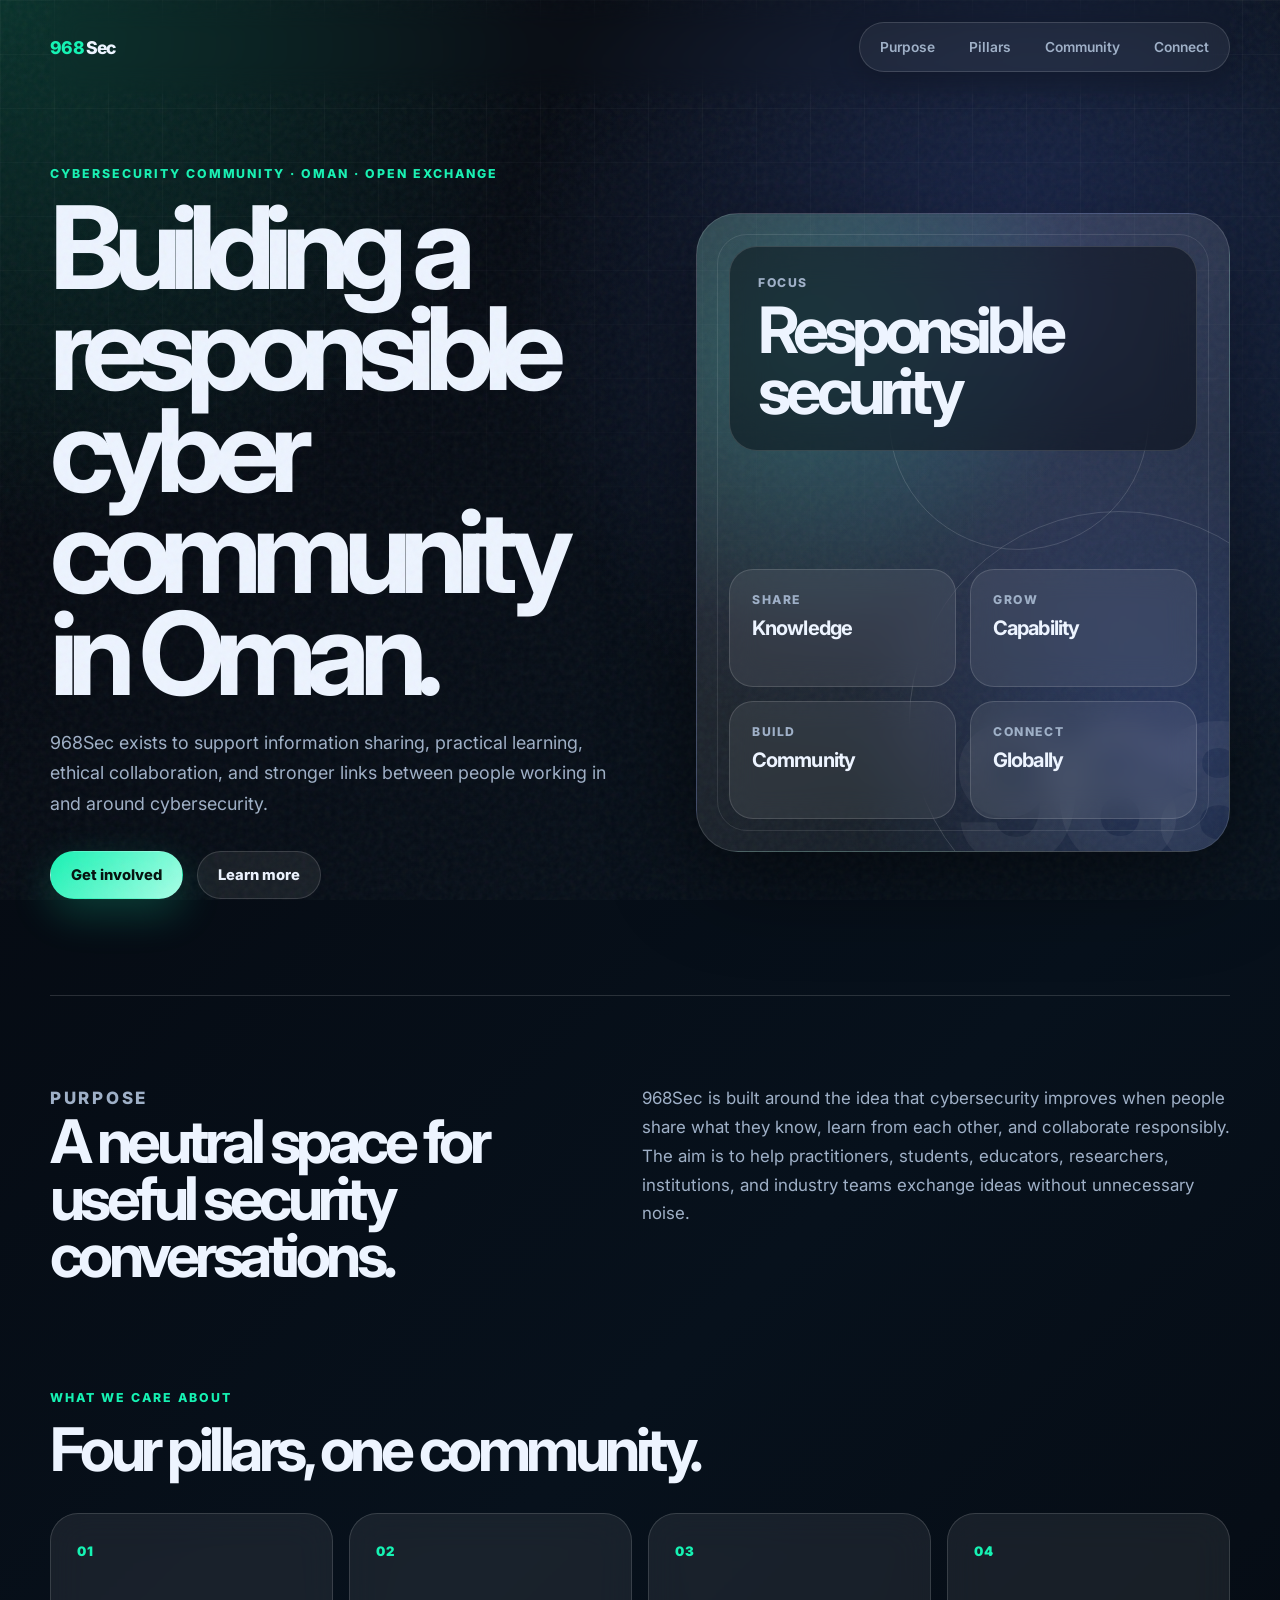
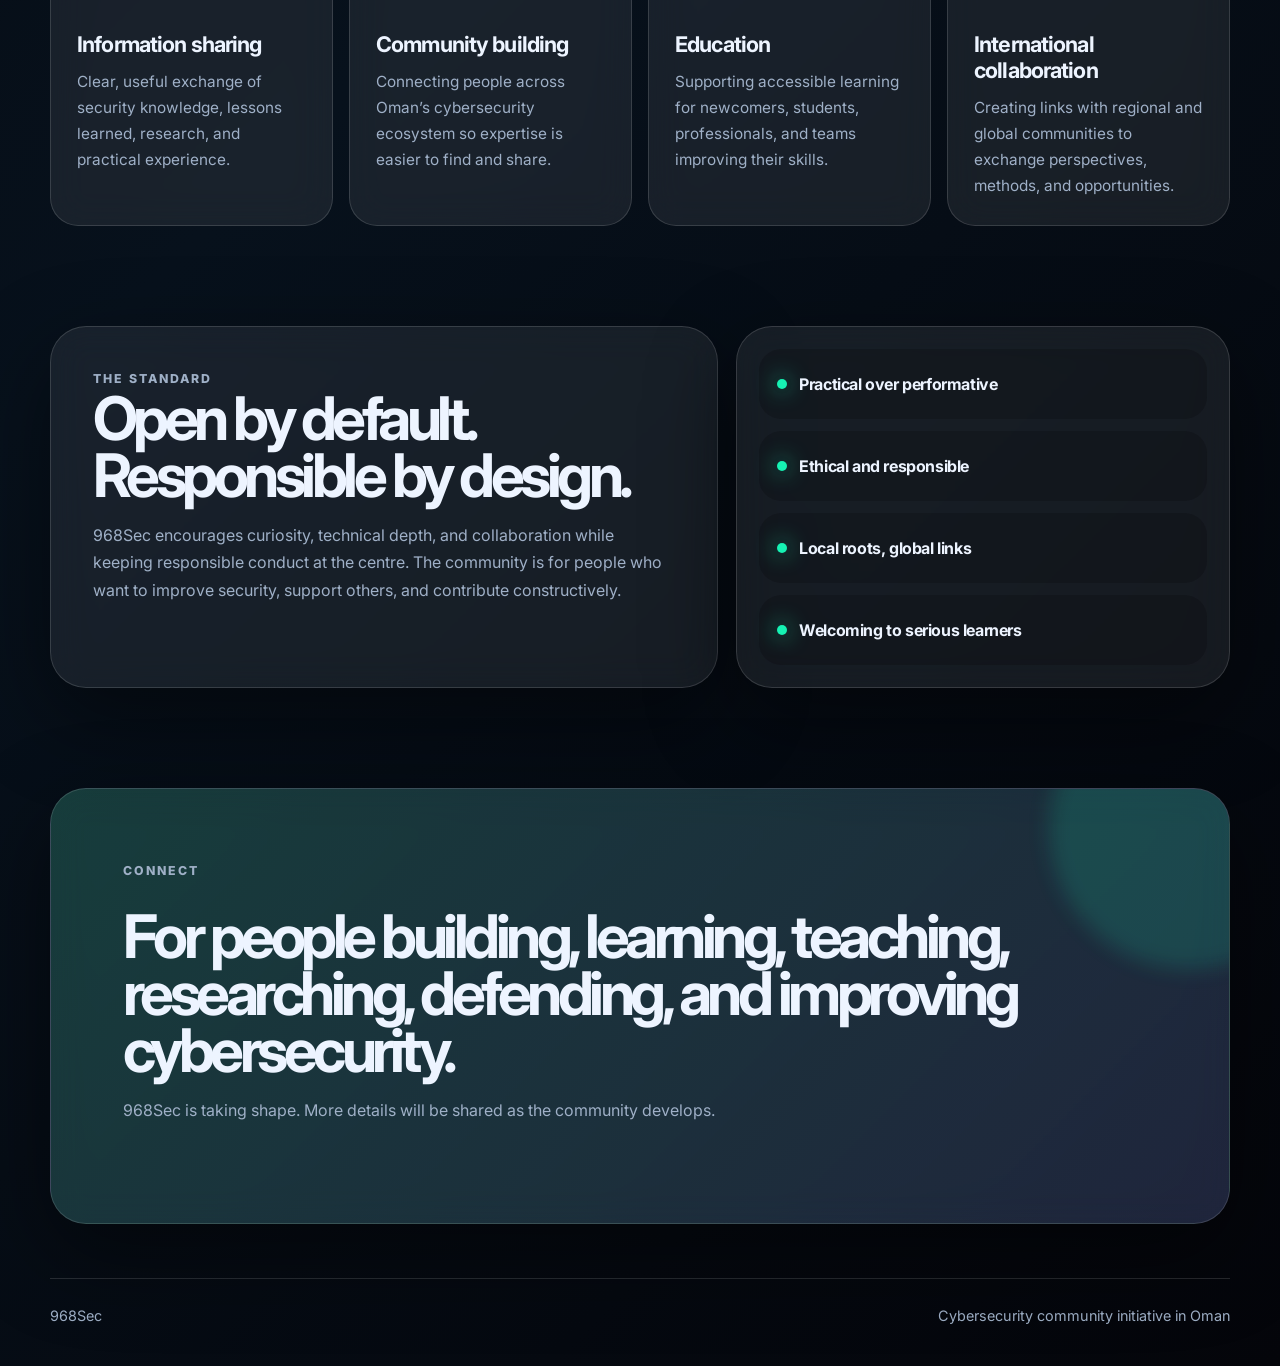
<file: index.html>
<!DOCTYPE html>
<html lang="en">
<head>
  <meta charset="UTF-8" />
  <meta name="viewport" content="width=device-width, initial-scale=1.0" />
  <meta name="description" content="968Sec is a cybersecurity community initiative in Oman focused on information sharing, education, collaboration, and responsible security practice." />
  <title>968Sec | Cybersecurity Community in Oman</title>
  <link rel="preconnect" href="https://fonts.googleapis.com">
  <link rel="preconnect" href="https://fonts.gstatic.com" crossorigin>
  <link href="https://fonts.googleapis.com/css2?family=Inter:wght@400;500;600;700;800&display=swap" rel="stylesheet">
  <link rel="stylesheet" href="styles.css" />
</head>
<body>
  <div class="noise"></div>

  <header class="site-header">
    <a class="brand" href="#top" aria-label="968Sec home">
      <span class="brand-mark">968</span><span>Sec</span>
    </a>
    <nav class="nav" aria-label="Main navigation">
      <a href="#purpose">Purpose</a>
      <a href="#pillars">Pillars</a>
      <a href="#community">Community</a>
      <a href="#connect">Connect</a>
    </nav>
  </header>

  <main id="top">
    <section class="hero section-shell">
      <div class="hero-copy">
        <p class="eyebrow">Cybersecurity community · Oman · Open exchange</p>
        <h1>Building a responsible cyber community in Oman.</h1>
        <p class="hero-text">
          968Sec exists to support information sharing, practical learning, ethical collaboration,
          and stronger links between people working in and around cybersecurity.
        </p>
        <div class="hero-actions">
          <a class="button primary" href="#connect">Get involved</a>
          <a class="button secondary" href="#purpose">Learn more</a>
        </div>
      </div>

      <div class="hero-panel" aria-label="968Sec community values">
        <div class="orbit one"></div>
        <div class="orbit two"></div>
        <div class="panel-card top-card">
          <span class="card-label">Focus</span>
          <strong>Responsible security</strong>
        </div>
        <div class="panel-grid">
          <div>
            <span>Share</span>
            <strong>Knowledge</strong>
          </div>
          <div>
            <span>Grow</span>
            <strong>Capability</strong>
          </div>
          <div>
            <span>Build</span>
            <strong>Community</strong>
          </div>
          <div>
            <span>Connect</span>
            <strong>Globally</strong>
          </div>
        </div>
      </div>
    </section>

    <section id="purpose" class="section-shell split-section">
      <div>
        <p class="eyebrow">Purpose</p>
        <h2>A neutral space for useful security conversations.</h2>
      </div>
      <p>
        968Sec is built around the idea that cybersecurity improves when people share what they know,
        learn from each other, and collaborate responsibly. The aim is to help practitioners, students,
        educators, researchers, institutions, and industry teams exchange ideas without unnecessary noise.
      </p>
    </section>

    <section id="pillars" class="section-shell">
      <div class="section-heading">
        <p class="eyebrow">What we care about</p>
        <h2>Four pillars, one community.</h2>
      </div>

      <div class="pillar-grid">
        <article class="pillar-card">
          <span class="number">01</span>
          <h3>Information sharing</h3>
          <p>Clear, useful exchange of security knowledge, lessons learned, research, and practical experience.</p>
        </article>
        <article class="pillar-card">
          <span class="number">02</span>
          <h3>Community building</h3>
          <p>Connecting people across Oman’s cybersecurity ecosystem so expertise is easier to find and share.</p>
        </article>
        <article class="pillar-card">
          <span class="number">03</span>
          <h3>Education</h3>
          <p>Supporting accessible learning for newcomers, students, professionals, and teams improving their skills.</p>
        </article>
        <article class="pillar-card">
          <span class="number">04</span>
          <h3>International collaboration</h3>
          <p>Creating links with regional and global communities to exchange perspectives, methods, and opportunities.</p>
        </article>
      </div>
    </section>

    <section id="community" class="section-shell community-section">
      <div class="community-card">
        <p class="eyebrow">The standard</p>
        <h2>Open by default. Responsible by design.</h2>
        <p>
          968Sec encourages curiosity, technical depth, and collaboration while keeping responsible conduct at the centre.
          The community is for people who want to improve security, support others, and contribute constructively.
        </p>
      </div>
      <div class="principles">
        <div><span></span> Practical over performative</div>
        <div><span></span> Ethical and responsible</div>
        <div><span></span> Local roots, global links</div>
        <div><span></span> Welcoming to serious learners</div>
      </div>
    </section>

    <section id="connect" class="section-shell cta-section">
      <p class="eyebrow">Connect</p>
      <h2>For people building, learning, teaching, researching, defending, and improving cybersecurity.</h2>
      <p>
        968Sec is taking shape. More details will be shared as the community develops.
      </p>

    </section>
  </main>

  <footer class="site-footer">
    <span>968Sec</span>
    <span>Cybersecurity community initiative in Oman</span>
  </footer>
</body>
</html>
</file>
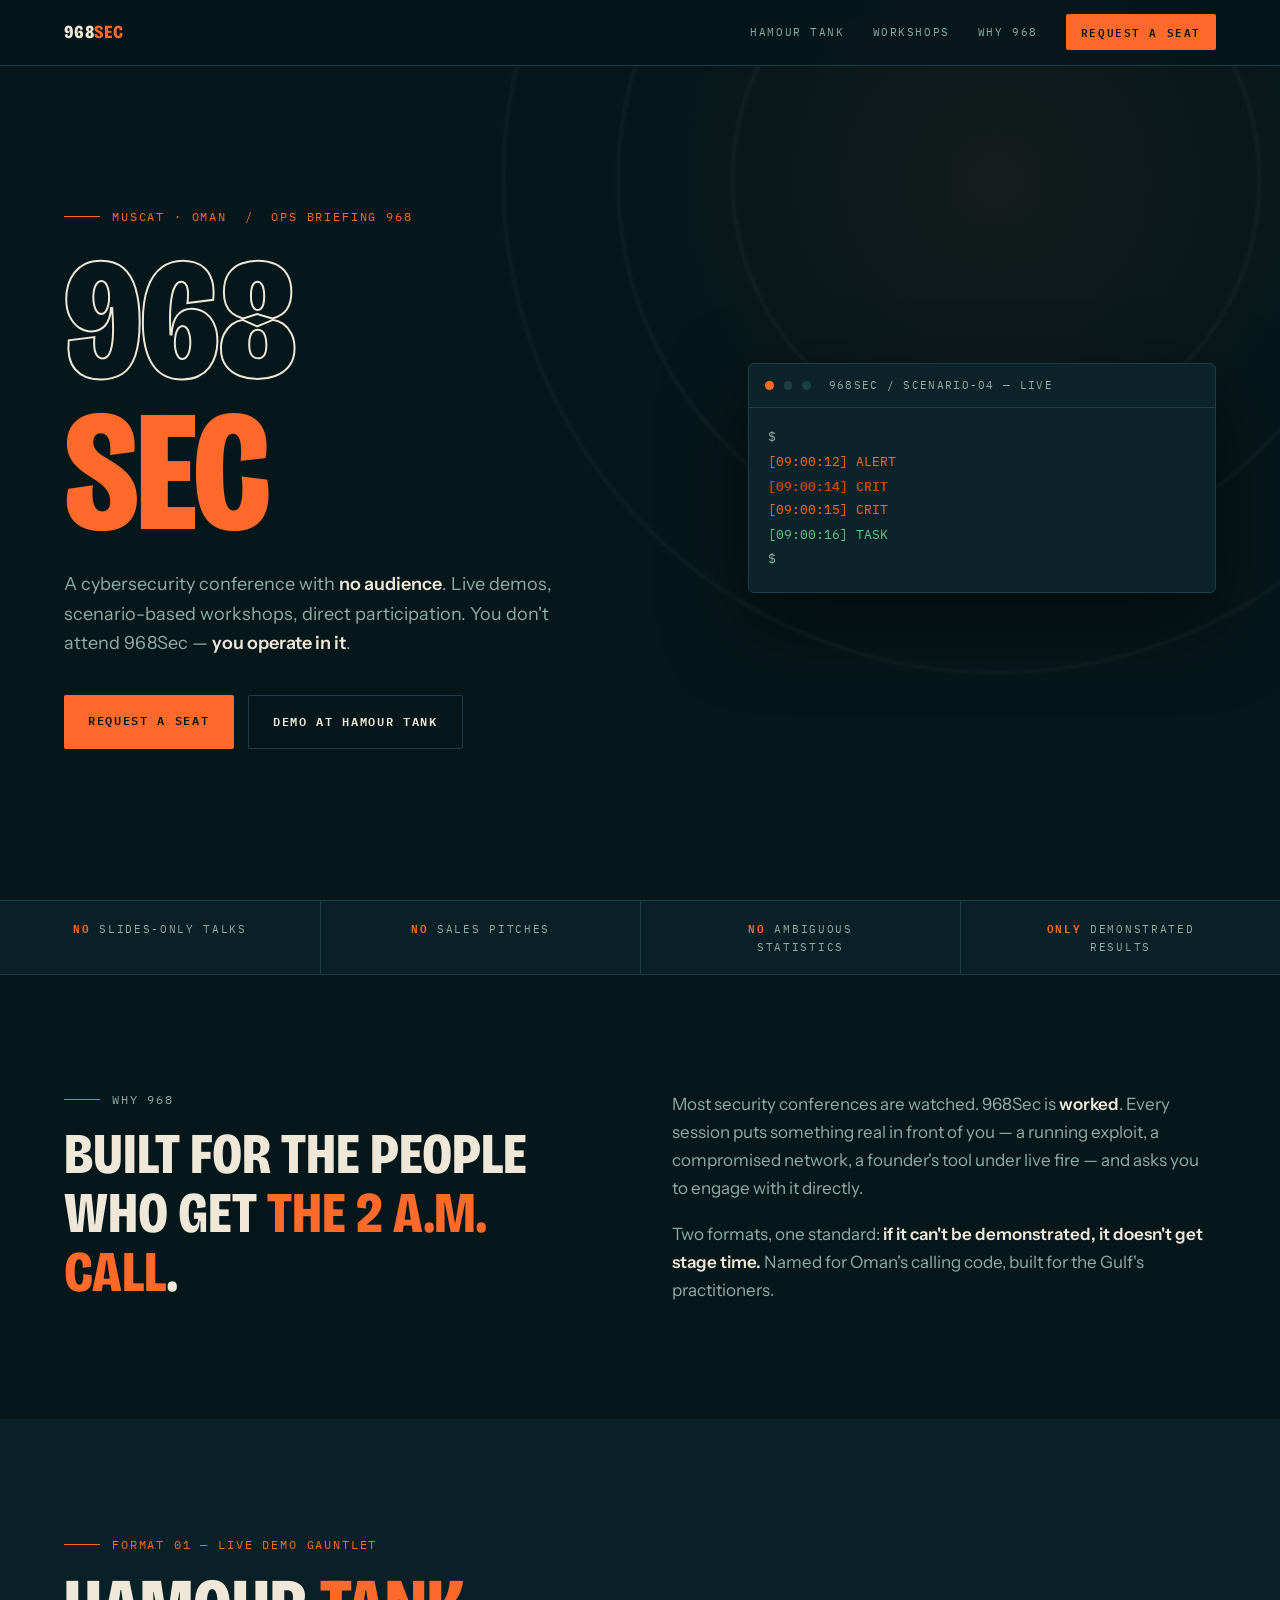
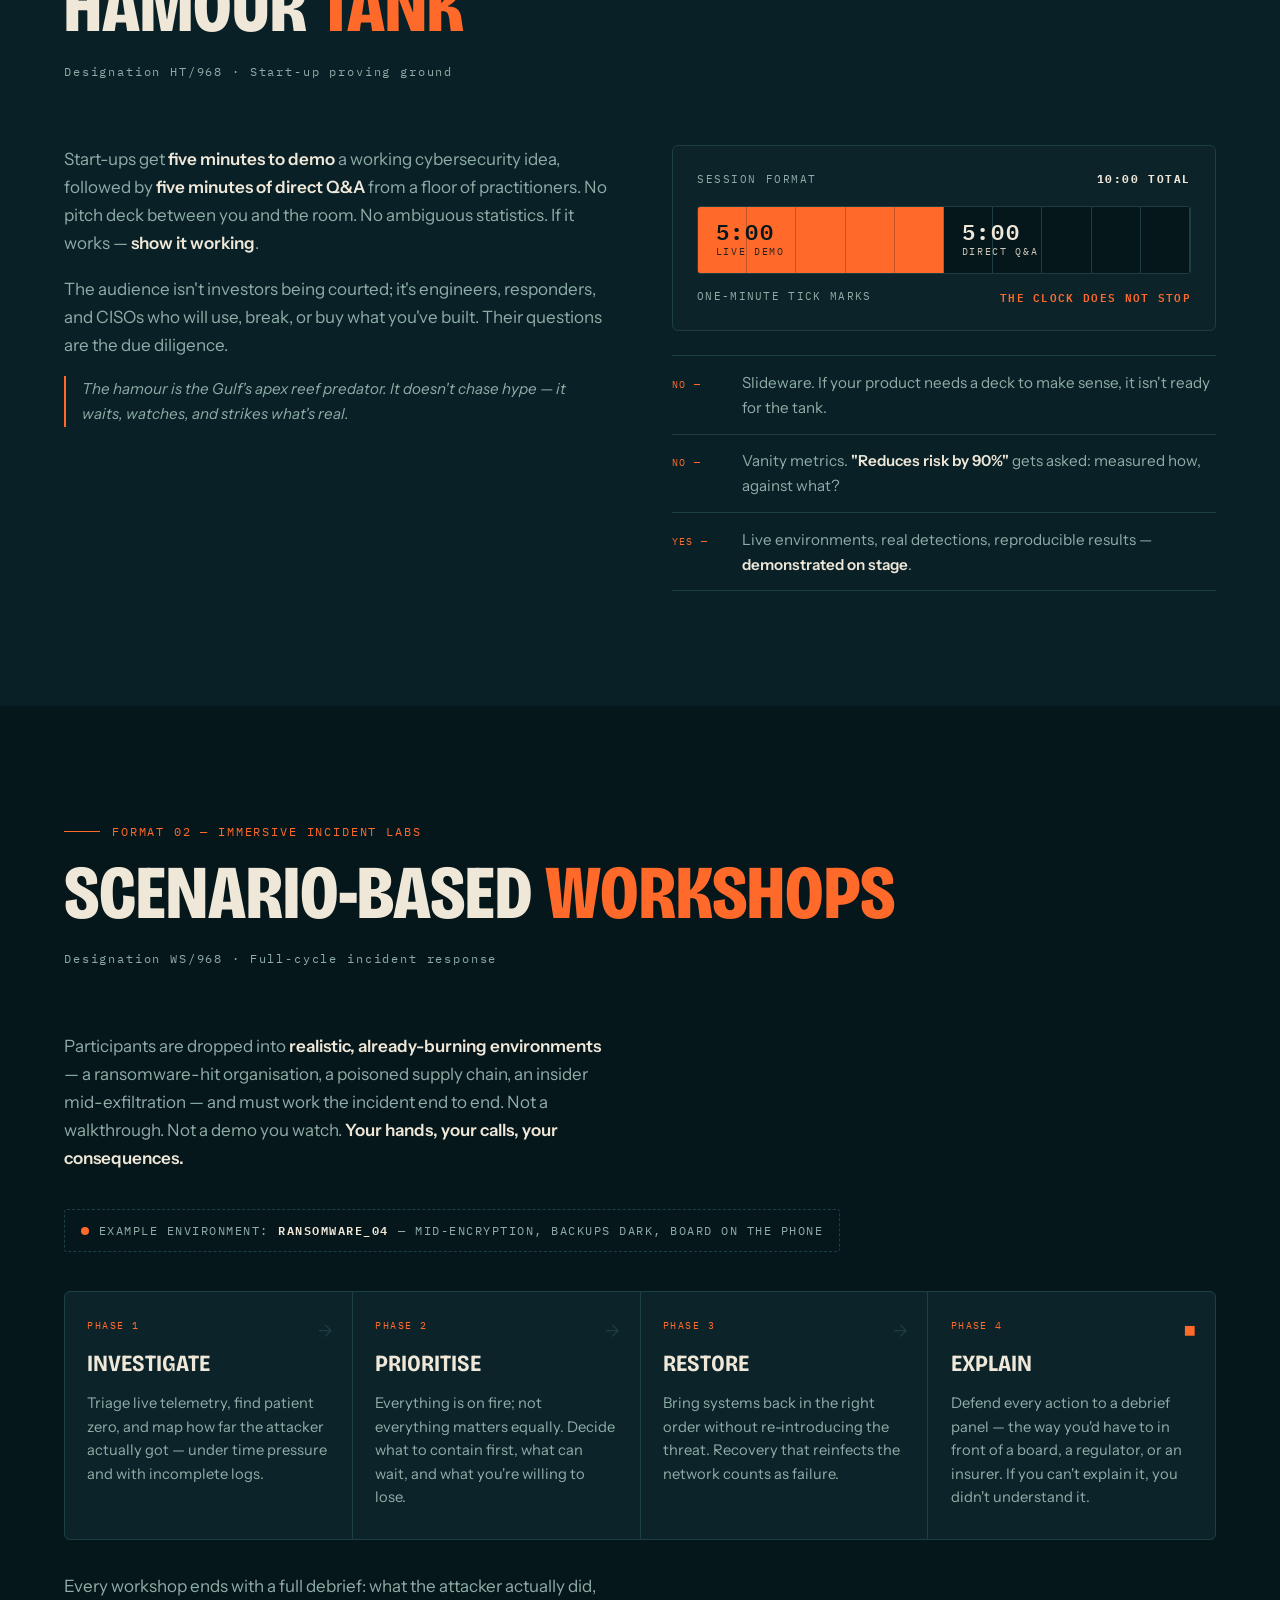
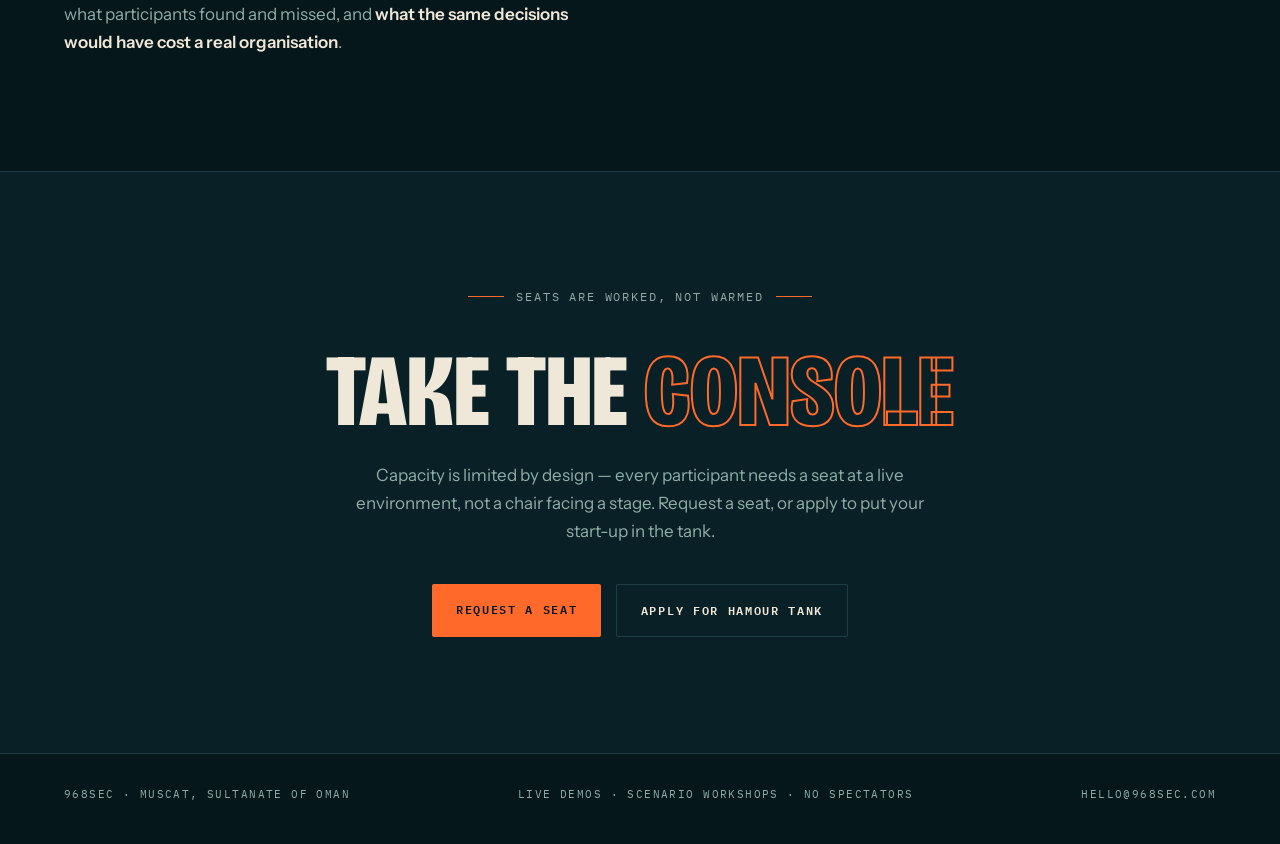
<file: 968Sec-Conf-2026-Pilot/index.html>
<!DOCTYPE html>
<html lang="en">
<head>
<meta charset="UTF-8">
<meta name="viewport" content="width=device-width, initial-scale=1.0">
<title>968Sec — Hands-on Cybersecurity Conference · Muscat, Oman</title>
<meta name="description" content="968Sec is a practical cybersecurity conference in Muscat, Oman. Live demos at Hamour Tank and scenario-based workshops. No slides-only talks. No sales pitches.">
<link rel="preconnect" href="https://fonts.googleapis.com">
<link rel="preconnect" href="https://fonts.gstatic.com" crossorigin>
<link href="https://fonts.googleapis.com/css2?family=Bricolage+Grotesque:opsz,wdth,wght@10..48,75..100,300..800&family=IBM+Plex+Mono:wght@400;500;600&family=Instrument+Sans:wght@400;500;600&display=swap" rel="stylesheet">
<style>
/* ============================================================
   968SEC — design tokens
   Palette: Gulf-water abyss / bone / signal flare
   ============================================================ */
:root{
  --abyss:      #06171B;   /* deep gulf water            */
  --abyss-2:    #082026;   /* section alternation        */
  --panel:      #0C2429;   /* raised surfaces            */
  --line:       #1D3E44;   /* hairlines                  */
  --bone:       #EFE7D8;   /* primary text               */
  --sea:        #8FADA7;   /* muted text / sea-glass     */
  --flare:      #FF6A2B;   /* signal orange              */
  --flare-deep: #C9481A;
  --ok:         #63C68A;   /* terminal "ready" green     */

  --font-display:"Bricolage Grotesque",system-ui,sans-serif;
  --font-body:"Instrument Sans",system-ui,sans-serif;
  --font-mono:"IBM Plex Mono",ui-monospace,monospace;

  --gutter: clamp(1.25rem, 5vw, 5rem);
  --measure: 34rem;
}

*{margin:0;padding:0;box-sizing:border-box}

html{scroll-behavior:smooth}
@media (prefers-reduced-motion: reduce){
  html{scroll-behavior:auto}
}

body{
  background:var(--abyss);
  color:var(--bone);
  font-family:var(--font-body);
  font-size:1.0625rem;
  line-height:1.65;
  -webkit-font-smoothing:antialiased;
}

::selection{background:var(--flare);color:var(--abyss)}

a{color:inherit}
:focus-visible{outline:2px solid var(--flare);outline-offset:3px;border-radius:2px}

/* ---------- utility type ---------- */
.mono{
  font-family:var(--font-mono);
  font-size:.72rem;
  letter-spacing:.14em;
  text-transform:uppercase;
}
.eyebrow{
  display:flex;align-items:center;gap:.75rem;
  color:var(--flare);
  font-family:var(--font-mono);
  font-size:.72rem;letter-spacing:.16em;text-transform:uppercase;
}
.eyebrow::before{
  content:"";width:2.25rem;height:1px;background:var(--flare);
  display:inline-block;flex:none;
}
.lede{color:var(--sea);max-width:var(--measure)}
.lede strong{color:var(--bone);font-weight:600}

/* ============================================================
   Top bar
   ============================================================ */
.topbar{
  position:fixed;inset:0 0 auto 0;z-index:50;
  display:flex;justify-content:space-between;align-items:center;
  padding:.9rem var(--gutter);
  background:color-mix(in srgb, var(--abyss) 82%, transparent);
  backdrop-filter:blur(10px);
  border-bottom:1px solid var(--line);
}
.brand{
  font-family:var(--font-display);
  font-weight:800;font-stretch:80%;
  font-size:1.15rem;letter-spacing:.02em;
  text-decoration:none;
}
.brand em{font-style:normal;color:var(--flare)}
.topnav{display:flex;gap:1.75rem;align-items:center}
.topnav a{
  font-family:var(--font-mono);font-size:.7rem;
  letter-spacing:.14em;text-transform:uppercase;
  color:var(--sea);text-decoration:none;
  transition:color .2s;
}
.topnav a:hover{color:var(--bone)}
.topnav .cta{
  color:var(--abyss);background:var(--flare);
  padding:.55rem .95rem;border-radius:2px;font-weight:600;
}
.topnav .cta:hover{background:var(--bone);color:var(--abyss)}
@media (max-width:640px){
  .topnav a:not(.cta){display:none}
}

/* ============================================================
   Hero
   ============================================================ */
.hero{
  position:relative;
  min-height:100svh;
  display:grid;
  grid-template-columns:minmax(0,1.15fr) minmax(0,.85fr);
  gap:clamp(2rem,4vw,4rem);
  align-items:center;
  padding:7.5rem var(--gutter) 4rem;
  overflow:hidden;
}
/* sonar rings — quiet, static depth */
.hero::before{
  content:"";position:absolute;inset:-40% -20% auto auto;
  width:120vmin;height:120vmin;pointer-events:none;
  background:
    radial-gradient(circle, transparent 34%, rgba(143,173,167,.05) 34.5%, transparent 35%),
    radial-gradient(circle, transparent 49%, rgba(143,173,167,.05) 49.5%, transparent 50%),
    radial-gradient(circle, transparent 64%, rgba(143,173,167,.05) 64.5%, transparent 65%),
    radial-gradient(circle at center, rgba(255,106,43,.06), transparent 42%);
}
.hero-copy{position:relative;z-index:1}
.hero h1{
  font-family:var(--font-display);
  font-weight:800;font-stretch:78%;
  font-size:clamp(4.5rem, 13.5vw, 11.5rem);
  line-height:.88;
  letter-spacing:-.01em;
  margin:1.1rem 0 1.4rem;
  text-transform:uppercase;
}
.hero h1 .hollow{
  color:transparent;
  -webkit-text-stroke:2px var(--bone);
}
.hero h1 .sec{color:var(--flare)}
.hero .lede{font-size:1.125rem;margin-bottom:2.25rem}
.hero-actions{display:flex;flex-wrap:wrap;gap:.9rem}

.btn{
  display:inline-block;text-decoration:none;
  font-family:var(--font-mono);font-size:.75rem;
  letter-spacing:.14em;text-transform:uppercase;font-weight:600;
  padding:1rem 1.5rem;border-radius:2px;
  transition:transform .15s ease, background .2s, color .2s, border-color .2s;
}
.btn:hover{transform:translateY(-2px)}
.btn-solid{background:var(--flare);color:var(--abyss)}
.btn-solid:hover{background:var(--bone)}
.btn-ghost{border:1px solid var(--line);color:var(--bone)}
.btn-ghost:hover{border-color:var(--flare);color:var(--flare)}

/* ---------- the signature: live incident console ---------- */
.console{
  position:relative;z-index:1;
  background:var(--panel);
  border:1px solid var(--line);
  border-radius:6px;
  box-shadow:0 30px 80px rgba(0,0,0,.5);
  font-family:var(--font-mono);
  font-size:clamp(.68rem, 1.4vw, .8rem);
  line-height:1.9;
}
.console-head{
  display:flex;align-items:center;gap:.6rem;
  padding:.7rem 1rem;
  border-bottom:1px solid var(--line);
  color:var(--sea);font-size:.68rem;letter-spacing:.12em;text-transform:uppercase;
}
.console-head .dot{width:.55rem;height:.55rem;border-radius:50%;background:var(--line)}
.console-head .dot.live{background:var(--flare);
  animation:pulse 1.6s ease-in-out infinite}
@keyframes pulse{50%{opacity:.35}}
.console-body{padding:1.1rem 1.2rem 1.3rem}

.tl{white-space:nowrap;overflow:hidden}
.tl span{
  display:inline-block;max-width:100%;
  overflow:hidden;vertical-align:bottom;white-space:nowrap;
  width:0;
  animation:type .8s steps(38,end) forwards;
  animation-delay:var(--d);
}
@keyframes type{to{width:var(--w)}}
.tl .p{color:var(--sea)}
.tl .alert{color:var(--flare)}
.tl .crit{color:var(--flare-deep);font-weight:600}
.tl .ok{color:var(--ok)}
.cursor::after{
  content:"▋";color:var(--flare);
  animation:blink 1s steps(1) infinite;
  animation-delay:6.4s;opacity:0;
}
@keyframes blink{0%{opacity:1}50%{opacity:0}100%{opacity:1}}

@media (prefers-reduced-motion: reduce){
  .tl span{animation:none;width:auto}
  .cursor::after{animation:none;opacity:1}
  .console-head .dot.live{animation:none}
  .btn:hover{transform:none}
}

@media (max-width:900px){
  .hero{grid-template-columns:1fr;min-height:auto;padding-top:6.5rem}
  .console{max-width:34rem}
}

/* ============================================================
   Rules strip
   ============================================================ */
.rules{
  border-block:1px solid var(--line);
  background:var(--abyss-2);
  display:flex;flex-wrap:wrap;
}
.rules span{
  flex:1 1 12rem;
  padding:1.1rem var(--gutter);
  font-family:var(--font-mono);font-size:.7rem;
  letter-spacing:.15em;text-transform:uppercase;
  color:var(--sea);text-align:center;
  border-inline-start:1px solid var(--line);
}
.rules span:first-child{border-inline-start:0}
.rules span b{color:var(--flare);font-weight:600}

/* ============================================================
   Sections — shared
   ============================================================ */
.section{padding:clamp(4.5rem,9vw,8rem) var(--gutter)}
.section-alt{background:var(--abyss-2)}
.section-head{margin-bottom:clamp(2.5rem,5vw,4rem)}
.section-head h2{
  font-family:var(--font-display);
  font-weight:800;font-stretch:80%;
  font-size:clamp(2.6rem, 6vw, 4.75rem);
  line-height:.95;text-transform:uppercase;
  margin:1rem 0 1.25rem;
}
.section-head h2 em{font-style:normal;color:var(--flare)}
.designation{
  font-family:var(--font-mono);font-size:.72rem;
  letter-spacing:.16em;color:var(--sea);
}

/* ============================================================
   Manifesto
   ============================================================ */
.manifesto{
  display:grid;grid-template-columns:minmax(0,1fr) minmax(0,1fr);
  gap:clamp(2rem,5vw,5rem);align-items:start;
}
.manifesto h2{
  font-family:var(--font-display);font-weight:800;font-stretch:80%;
  font-size:clamp(2.2rem,4.5vw,3.6rem);line-height:1.02;
  text-transform:uppercase;
}
.manifesto h2 em{font-style:normal;color:var(--flare)}
.manifesto p{color:var(--sea);max-width:var(--measure)}
.manifesto p + p{margin-top:1.1rem}
.manifesto p strong{color:var(--bone);font-weight:600}
@media (max-width:820px){.manifesto{grid-template-columns:1fr}}

/* ============================================================
   Hamour Tank
   ============================================================ */
.tank-grid{
  display:grid;grid-template-columns:minmax(0,1fr) minmax(0,1fr);
  gap:clamp(2rem,5vw,5rem);align-items:start;
}
@media (max-width:900px){.tank-grid{grid-template-columns:1fr}}

.tank-copy p{color:var(--sea);max-width:var(--measure)}
.tank-copy p + p{margin-top:1.1rem}
.tank-copy strong{color:var(--bone);font-weight:600}
.hamour-note{
  margin-top:1.6rem;padding-left:1rem;
  border-left:2px solid var(--flare);
  color:var(--sea);font-size:.95rem;font-style:italic;
}

/* the clock — 5:00 demo / 5:00 Q&A */
.clock{
  background:var(--panel);border:1px solid var(--line);
  border-radius:6px;padding:1.5rem;
}
.clock-title{
  display:flex;justify-content:space-between;align-items:baseline;
  margin-bottom:1.1rem;
  font-family:var(--font-mono);font-size:.7rem;
  letter-spacing:.14em;text-transform:uppercase;color:var(--sea);
}
.clock-title b{color:var(--bone)}
.clock-bar{
  display:flex;height:4.25rem;border-radius:3px;overflow:hidden;
  border:1px solid var(--line);
}
.clock-bar > div{
  flex:1;display:flex;flex-direction:column;justify-content:center;
  padding:0 1.1rem;
  font-family:var(--font-mono);letter-spacing:.1em;text-transform:uppercase;
}
.seg-demo{
  background:var(--flare);color:var(--abyss);
  background-image:repeating-linear-gradient(
    90deg, transparent 0, transparent calc(20% - 1px),
    rgba(6,23,27,.25) calc(20% - 1px), rgba(6,23,27,.25) 20%);
}
.seg-qa{
  background:var(--abyss);color:var(--bone);
  background-image:repeating-linear-gradient(
    90deg, transparent 0, transparent calc(20% - 1px),
    var(--line) calc(20% - 1px), var(--line) 20%);
}
.clock-bar .t{font-size:1.35rem;font-weight:600;line-height:1.1}
.clock-bar .l{font-size:.62rem;opacity:.85}
.clock-foot{
  margin-top:.9rem;
  font-family:var(--font-mono);font-size:.68rem;
  letter-spacing:.12em;text-transform:uppercase;color:var(--sea);
  display:flex;justify-content:space-between;gap:1rem;flex-wrap:wrap;
}
.clock-foot b{color:var(--flare);font-weight:600}

.tank-rules{
  margin-top:1.5rem;list-style:none;
  border-top:1px solid var(--line);
}
.tank-rules li{
  display:flex;gap:1rem;align-items:baseline;
  padding:.85rem 0;border-bottom:1px solid var(--line);
  color:var(--sea);font-size:.95rem;
}
.tank-rules .no{
  font-family:var(--font-mono);font-size:.65rem;
  letter-spacing:.12em;color:var(--flare);flex:none;
  text-transform:uppercase;min-width:3.4rem;
}
.tank-rules strong{color:var(--bone);font-weight:600}

/* ============================================================
   Workshops
   ============================================================ */
.ws-intro{max-width:var(--measure);color:var(--sea);margin-bottom:.5rem}
.ws-intro strong{color:var(--bone);font-weight:600}

.scenario-tag{
  display:inline-flex;align-items:center;gap:.6rem;
  margin:1.8rem 0 2.4rem;
  padding:.7rem 1rem;
  border:1px dashed var(--line);border-radius:3px;
  font-family:var(--font-mono);font-size:.72rem;
  letter-spacing:.13em;text-transform:uppercase;color:var(--sea);
}
.scenario-tag i{
  font-style:normal;width:.5rem;height:.5rem;border-radius:50%;
  background:var(--flare);animation:pulse 1.6s ease-in-out infinite;
}
@media (prefers-reduced-motion: reduce){.scenario-tag i{animation:none}}
.scenario-tag b{color:var(--bone);font-weight:600}

.phases{
  display:grid;
  grid-template-columns:repeat(4, minmax(0,1fr));
  gap:1px;background:var(--line);
  border:1px solid var(--line);border-radius:6px;overflow:hidden;
}
@media (max-width:980px){.phases{grid-template-columns:repeat(2,minmax(0,1fr))}}
@media (max-width:540px){.phases{grid-template-columns:1fr}}
.phase{
  background:var(--panel);padding:1.6rem 1.4rem 1.8rem;
  position:relative;
  transition:background .25s;
}
.phase:hover{background:#10303a}
.phase .code{
  font-family:var(--font-mono);font-size:.65rem;
  letter-spacing:.14em;color:var(--flare);text-transform:uppercase;
}
.phase h3{
  font-family:var(--font-display);font-weight:700;font-stretch:85%;
  font-size:1.45rem;text-transform:uppercase;
  margin:.65rem 0 .6rem;
}
.phase p{color:var(--sea);font-size:.92rem;line-height:1.6}
.phase::after{
  content:"→";position:absolute;top:1.5rem;right:1.2rem;
  color:var(--line);font-size:1.1rem;
}
.phase:last-child::after{content:"■";color:var(--flare);font-size:.8rem;top:1.7rem}

.ws-foot{
  margin-top:2rem;color:var(--sea);max-width:var(--measure);
}
.ws-foot strong{color:var(--bone);font-weight:600}

/* ============================================================
   Register
   ============================================================ */
.register{
  text-align:center;
  border-top:1px solid var(--line);
}
.register h2{
  font-family:var(--font-display);font-weight:800;font-stretch:78%;
  font-size:clamp(2.8rem, 8vw, 6.5rem);
  line-height:.92;text-transform:uppercase;
  margin:1.2rem auto 1.4rem;
}
.register h2 em{font-style:normal;color:transparent;-webkit-text-stroke:2px var(--flare)}
.register p{color:var(--sea);max-width:38rem;margin:0 auto 2.4rem}
.register .eyebrow{justify-content:center}
.register .eyebrow::after{
  content:"";width:2.25rem;height:1px;background:var(--flare);flex:none;
}

/* ============================================================
   Footer
   ============================================================ */
footer{
  border-top:1px solid var(--line);
  padding:2rem var(--gutter) 2.5rem;
  display:flex;justify-content:space-between;gap:1.5rem;flex-wrap:wrap;
  color:var(--sea);
  font-family:var(--font-mono);font-size:.68rem;
  letter-spacing:.13em;text-transform:uppercase;
}
footer a{color:var(--sea);text-decoration:none}
footer a:hover{color:var(--flare)}
</style>
</head>
<body>

<!-- ======================= TOP BAR ======================= -->
<header class="topbar">
  <a class="brand" href="#top">968<em>SEC</em></a>
  <nav class="topnav" aria-label="Main">
    <a href="#tank">Hamour Tank</a>
    <a href="#workshops">Workshops</a>
    <a href="#why">Why 968</a>
    <a class="cta" href="#register">Request a seat</a>
  </nav>
</header>

<!-- ======================= HERO ======================= -->
<main id="top">
<section class="hero">
  <div class="hero-copy">
    <p class="eyebrow">Muscat · Oman &nbsp;/&nbsp; Ops briefing 968</p>
    <h1><span class="hollow">968</span><br><span class="sec">SEC</span></h1>
    <p class="lede">A cybersecurity conference with <strong>no audience</strong>.
      Live demos, scenario-based workshops, direct participation.
      You don't attend 968Sec — <strong>you operate in it</strong>.</p>
    <div class="hero-actions">
      <a class="btn btn-solid" href="#register">Request a seat</a>
      <a class="btn btn-ghost" href="#tank">Demo at Hamour Tank</a>
    </div>
  </div>

  <div class="console" role="img" aria-label="Simulated incident console: ransomware scenario initiates and hands the participant the controls.">
    <div class="console-head">
      <span class="dot live"></span><span class="dot"></span><span class="dot"></span>
      &nbsp;968sec / scenario-04 — live
    </div>
    <div class="console-body" aria-hidden="true">
      <div class="tl"><span style="--w:33ch;--d:.3s"><span class="p">$</span> ./initiate --scenario ransomware_04</span></div>
      <div class="tl"><span style="--w:38ch;--d:1.3s"><span class="alert">[09:00:12] ALERT</span> smb lateral movement — 14 hosts</span></div>
      <div class="tl"><span style="--w:40ch;--d:2.4s"><span class="crit">[09:00:14] CRIT </span> backups unreachable · shares encrypting</span></div>
      <div class="tl"><span style="--w:36ch;--d:3.5s"><span class="alert">[09:00:15] CRIT </span> domain admin credentials in play</span></div>
      <div class="tl"><span style="--w:34ch;--d:4.6s"><span class="ok">[09:00:16] TASK </span> console handed to participants</span></div>
      <div class="tl cursor"><span style="--w:26ch;--d:5.6s"><span class="p">$</span> your move. investigate.</span></div>
    </div>
  </div>
</section>

<!-- ======================= RULES STRIP ======================= -->
<div class="rules" aria-label="House rules">
  <span><b>No</b> slides-only talks</span>
  <span><b>No</b> sales pitches</span>
  <span><b>No</b> ambiguous statistics</span>
  <span><b>Only</b> demonstrated results</span>
</div>

<!-- ======================= MANIFESTO ======================= -->
<section class="section" id="why">
  <div class="manifesto">
    <div>
      <p class="eyebrow">Why 968</p>
      <h2 style="margin-top:1rem">Built for the people who get <em>the 2 a.m. call</em>.</h2>
    </div>
    <div>
      <p>Most security conferences are watched. 968Sec is <strong>worked</strong>.
        Every session puts something real in front of you — a running exploit,
        a compromised network, a founder's tool under live fire — and asks you
        to engage with it directly.</p>
      <p>Two formats, one standard: <strong>if it can't be demonstrated,
        it doesn't get stage time.</strong> Named for Oman's calling code,
        built for the Gulf's practitioners.</p>
    </div>
  </div>
</section>

<!-- ======================= HAMOUR TANK ======================= -->
<section class="section section-alt" id="tank">
  <div class="section-head">
    <p class="eyebrow">Format 01 — Live demo gauntlet</p>
    <h2>Hamour <em>Tank</em></h2>
    <p class="designation">Designation HT/968 · Start-up proving ground</p>
  </div>

  <div class="tank-grid">
    <div class="tank-copy">
      <p>Start-ups get <strong>five minutes to demo</strong> a working
        cybersecurity idea, followed by <strong>five minutes of direct
        Q&amp;A</strong> from a floor of practitioners. No pitch deck between
        you and the room. No ambiguous statistics. If it works —
        <strong>show it working</strong>.</p>
      <p>The audience isn't investors being courted; it's engineers,
        responders, and CISOs who will use, break, or buy what you've built.
        Their questions are the due diligence.</p>
      <p class="hamour-note">The hamour is the Gulf's apex reef predator.
        It doesn't chase hype — it waits, watches, and strikes what's real.</p>
    </div>

    <div>
      <div class="clock" role="img" aria-label="Ten-minute format: five minutes demo, five minutes Q and A. The clock does not stop.">
        <div class="clock-title"><span>Session format</span><b>10:00 total</b></div>
        <div class="clock-bar" aria-hidden="true">
          <div class="seg-demo"><span class="t">5:00</span><span class="l">Live demo</span></div>
          <div class="seg-qa"><span class="t">5:00</span><span class="l">Direct Q&amp;A</span></div>
        </div>
        <div class="clock-foot" aria-hidden="true">
          <span>One-minute tick marks</span><b>The clock does not stop</b>
        </div>
      </div>

      <ul class="tank-rules">
        <li><span class="no">No —</span><span>Slideware. If your product needs a deck to make sense, it isn't ready for the tank.</span></li>
        <li><span class="no">No —</span><span>Vanity metrics. <strong>"Reduces risk by 90%"</strong> gets asked: measured how, against what?</span></li>
        <li><span class="no">Yes —</span><span>Live environments, real detections, reproducible results — <strong>demonstrated on stage</strong>.</span></li>
      </ul>
    </div>
  </div>
</section>

<!-- ======================= WORKSHOPS ======================= -->
<section class="section" id="workshops">
  <div class="section-head">
    <p class="eyebrow">Format 02 — Immersive incident labs</p>
    <h2>Scenario-based <em>workshops</em></h2>
    <p class="designation">Designation WS/968 · Full-cycle incident response</p>
  </div>

  <p class="ws-intro">Participants are dropped into <strong>realistic,
    already-burning environments</strong> — a ransomware-hit organisation,
    a poisoned supply chain, an insider mid-exfiltration — and must work the
    incident end to end. Not a walkthrough. Not a demo you watch.
    <strong>Your hands, your calls, your consequences.</strong></p>

  <p class="scenario-tag"><i></i> Example environment: <b>ransomware_04</b> — mid-encryption, backups dark, board on the phone</p>

  <div class="phases">
    <article class="phase">
      <p class="code">Phase 1</p>
      <h3>Investigate</h3>
      <p>Triage live telemetry, find patient zero, and map how far the attacker actually got — under time pressure and with incomplete logs.</p>
    </article>
    <article class="phase">
      <p class="code">Phase 2</p>
      <h3>Prioritise</h3>
      <p>Everything is on fire; not everything matters equally. Decide what to contain first, what can wait, and what you're willing to lose.</p>
    </article>
    <article class="phase">
      <p class="code">Phase 3</p>
      <h3>Restore</h3>
      <p>Bring systems back in the right order without re-introducing the threat. Recovery that reinfects the network counts as failure.</p>
    </article>
    <article class="phase">
      <p class="code">Phase 4</p>
      <h3>Explain</h3>
      <p>Defend every action to a debrief panel — the way you'd have to in front of a board, a regulator, or an insurer. If you can't explain it, you didn't understand it.</p>
    </article>
  </div>

  <p class="ws-foot">Every workshop ends with a full debrief: what the
    attacker actually did, what participants found and missed, and
    <strong>what the same decisions would have cost a real
    organisation</strong>.</p>
</section>

<!-- ======================= REGISTER ======================= -->
<section class="section section-alt register" id="register">
  <p class="eyebrow">Seats are worked, not warmed</p>
  <h2>Take the <em>console</em></h2>
  <p>Capacity is limited by design — every participant needs a seat at a live
    environment, not a chair facing a stage. Request a seat, or apply to put
    your start-up in the tank.</p>
  <div class="hero-actions" style="justify-content:center">
    <a class="btn btn-solid" href="mailto:register@968sec.com">Request a seat</a>
    <a class="btn btn-ghost" href="mailto:tank@968sec.com">Apply for Hamour Tank</a>
  </div>
</section>
</main>

<!-- ======================= FOOTER ======================= -->
<footer>
  <span>968SEC · Muscat, Sultanate of Oman</span>
  <span>Live demos · Scenario workshops · No spectators</span>
  <a href="mailto:hello@968sec.com">hello@968sec.com</a>
</footer>

</body>
</html>
</file>
<file: styles.css>
:root {
  --bg: #05070d;
  --bg-soft: #09101d;
  --card: rgba(255, 255, 255, 0.075);
  --card-strong: rgba(255, 255, 255, 0.12);
  --line: rgba(255, 255, 255, 0.14);
  --text: #edf4ff;
  --muted: #9fb0c7;
  --accent: #16f2b3;
  --accent-2: #5c7cff;
  --shadow: 0 30px 90px rgba(0, 0, 0, 0.45);
  --radius: 28px;
}

* {
  box-sizing: border-box;
}

html {
  scroll-behavior: smooth;
}

body {
  margin: 0;
  font-family: "Inter", system-ui, -apple-system, BlinkMacSystemFont, "Segoe UI", sans-serif;
  background:
    radial-gradient(circle at top left, rgba(22, 242, 179, 0.18), transparent 34rem),
    radial-gradient(circle at 80% 10%, rgba(92, 124, 255, 0.25), transparent 32rem),
    linear-gradient(135deg, #05070d 0%, #07111c 48%, #04050a 100%);
  color: var(--text);
  min-height: 100vh;
  overflow-x: hidden;
}

body::before {
  content: "";
  position: fixed;
  inset: 0;
  pointer-events: none;
  background-image:
    linear-gradient(rgba(255, 255, 255, 0.035) 1px, transparent 1px),
    linear-gradient(90deg, rgba(255, 255, 255, 0.035) 1px, transparent 1px);
  background-size: 54px 54px;
  mask-image: linear-gradient(to bottom, black, transparent 80%);
}

.noise {
  position: fixed;
  inset: 0;
  pointer-events: none;
  opacity: 0.16;
  background-image: url("data:image/svg+xml,%3Csvg viewBox='0 0 220 220' xmlns='http://www.w3.org/2000/svg'%3E%3Cfilter id='n'%3E%3CfeTurbulence type='fractalNoise' baseFrequency='0.7' numOctaves='3' stitchTiles='stitch'/%3E%3C/filter%3E%3Crect width='100%25' height='100%25' filter='url(%23n)' opacity='0.35'/%3E%3C/svg%3E");
}

a {
  color: inherit;
  text-decoration: none;
}

.site-header {
  position: sticky;
  top: 0;
  z-index: 10;
  display: flex;
  align-items: center;
  justify-content: space-between;
  gap: 2rem;
  width: min(1180px, calc(100% - 40px));
  margin: 0 auto;
  padding: 22px 0;
  backdrop-filter: blur(14px);
}

.brand {
  display: inline-flex;
  align-items: center;
  gap: 2px;
  font-weight: 800;
  font-size: 1.1rem;
  letter-spacing: -0.04em;
}

.brand-mark {
  color: var(--accent);
}

.nav {
  display: flex;
  align-items: center;
  gap: 6px;
  padding: 6px;
  border: 1px solid var(--line);
  border-radius: 999px;
  background: rgba(255, 255, 255, 0.055);
  box-shadow: 0 8px 32px rgba(0, 0, 0, 0.22);
}

.nav a {
  color: var(--muted);
  font-size: 0.86rem;
  font-weight: 600;
  padding: 10px 14px;
  border-radius: 999px;
  transition: color 180ms ease, background 180ms ease;
}

.nav a:hover {
  color: var(--text);
  background: rgba(255, 255, 255, 0.08);
}

.section-shell {
  width: min(1180px, calc(100% - 40px));
  margin: 0 auto;
}

.hero {
  min-height: 78vh;
  display: grid;
  grid-template-columns: minmax(0, 1.05fr) minmax(360px, 0.95fr);
  align-items: center;
  gap: 56px;
  padding: 72px 0 96px;
}

.eyebrow {
  margin: 0 0 16px;
  color: var(--accent);
  font-size: 0.77rem;
  font-weight: 800;
  letter-spacing: 0.16em;
  text-transform: uppercase;
}

h1,
h2,
h3,
p {
  margin-top: 0;
}

h1 {
  max-width: 820px;
  margin-bottom: 24px;
  font-size: clamp(3.5rem, 9vw, 8.3rem);
  line-height: 0.88;
  letter-spacing: -0.09em;
}

h2 {
  margin-bottom: 18px;
  font-size: clamp(2rem, 4.7vw, 4.7rem);
  line-height: 0.95;
  letter-spacing: -0.075em;
}

h3 {
  margin-bottom: 12px;
  font-size: 1.35rem;
  letter-spacing: -0.04em;
}

.hero-text,
.split-section p,
.community-card p,
.cta-section p,
.pillar-card p {
  color: var(--muted);
  line-height: 1.7;
}

.hero-text {
  max-width: 630px;
  font-size: 1.12rem;
}

.hero-actions {
  display: flex;
  flex-wrap: wrap;
  gap: 14px;
  margin-top: 32px;
}

.button {
  display: inline-flex;
  align-items: center;
  justify-content: center;
  min-height: 48px;
  padding: 0 20px;
  border-radius: 999px;
  font-weight: 800;
  font-size: 0.92rem;
  border: 1px solid transparent;
  transition: transform 180ms ease, border-color 180ms ease, background 180ms ease;
}

.button:hover {
  transform: translateY(-2px);
}

.button.primary {
  color: #03100c;
  background: linear-gradient(135deg, var(--accent), #a8ffe7);
  box-shadow: 0 14px 40px rgba(22, 242, 179, 0.22);
}

.button.secondary {
  color: var(--text);
  background: rgba(255, 255, 255, 0.07);
  border-color: var(--line);
}

.hero-panel {
  position: relative;
  min-height: 520px;
  border: 1px solid var(--line);
  border-radius: 42px;
  background:
    linear-gradient(145deg, rgba(255, 255, 255, 0.14), rgba(255, 255, 255, 0.045)),
    radial-gradient(circle at 20% 20%, rgba(22, 242, 179, 0.20), transparent 18rem),
    radial-gradient(circle at 90% 85%, rgba(92, 124, 255, 0.24), transparent 20rem);
  box-shadow: var(--shadow);
  overflow: hidden;
}

.hero-panel::before {
  content: "";
  position: absolute;
  inset: 20px;
  border: 1px solid rgba(255, 255, 255, 0.10);
  border-radius: 30px;
}

.hero-panel::after {
  content: "968";
  position: absolute;
  right: -28px;
  bottom: -38px;
  color: rgba(255, 255, 255, 0.055);
  font-size: 12rem;
  font-weight: 900;
  line-height: 1;
  letter-spacing: -0.12em;
}

.orbit {
  position: absolute;
  border: 1px solid rgba(255, 255, 255, 0.14);
  border-radius: 50%;
}

.orbit.one {
  width: 260px;
  height: 260px;
  top: 76px;
  right: 80px;
}

.orbit.two {
  width: 420px;
  height: 420px;
  right: -100px;
  bottom: -80px;
}

.panel-card,
.panel-grid {
  position: relative;
  z-index: 1;
}

.panel-card {
  width: calc(100% - 64px);
  margin: 32px;
  padding: 28px;
  border: 1px solid var(--line);
  border-radius: 28px;
  background: rgba(2, 5, 12, 0.46);
  backdrop-filter: blur(18px);
}

.card-label,
.panel-grid span {
  display: block;
  color: var(--muted);
  font-size: 0.76rem;
  font-weight: 800;
  letter-spacing: 0.13em;
  text-transform: uppercase;
}

.panel-card strong {
  display: block;
  margin-top: 10px;
  font-size: clamp(2rem, 5vw, 4.5rem);
  line-height: 0.95;
  letter-spacing: -0.08em;
}

.panel-grid {
  display: grid;
  grid-template-columns: repeat(2, 1fr);
  gap: 14px;
  padding: 0 32px 32px;
  margin-top: 118px;
}

.panel-grid div {
  min-height: 118px;
  padding: 22px;
  border: 1px solid var(--line);
  border-radius: 24px;
  background: rgba(255, 255, 255, 0.075);
  backdrop-filter: blur(14px);
}

.panel-grid strong {
  display: block;
  margin-top: 9px;
  font-size: 1.25rem;
  letter-spacing: -0.045em;
}

.split-section {
  display: grid;
  grid-template-columns: 0.95fr 1.05fr;
  gap: 60px;
  align-items: start;
  padding: 88px 0;
  border-top: 1px solid var(--line);
}

.split-section p {
  margin-bottom: 0;
  font-size: 1.06rem;
}

.section-heading {
  max-width: 780px;
  margin-bottom: 34px;
}

.pillar-grid {
  display: grid;
  grid-template-columns: repeat(4, 1fr);
  gap: 16px;
}

.pillar-card {
  min-height: 300px;
  padding: 26px;
  border: 1px solid var(--line);
  border-radius: var(--radius);
  background: var(--card);
  backdrop-filter: blur(18px);
  transition: transform 180ms ease, background 180ms ease, border-color 180ms ease;
}

.pillar-card:hover {
  transform: translateY(-6px);
  background: var(--card-strong);
  border-color: rgba(22, 242, 179, 0.42);
}

.number {
  display: inline-flex;
  margin-bottom: 72px;
  color: var(--accent);
  font-size: 0.82rem;
  font-weight: 900;
  letter-spacing: 0.14em;
}

.pillar-card p {
  margin-bottom: 0;
  font-size: 0.96rem;
}

.community-section {
  display: grid;
  grid-template-columns: 1.15fr 0.85fr;
  gap: 18px;
  align-items: stretch;
  padding: 100px 0;
}

.community-card,
.principles,
.cta-section {
  border: 1px solid var(--line);
  border-radius: 36px;
  background: rgba(255, 255, 255, 0.07);
  backdrop-filter: blur(18px);
  box-shadow: var(--shadow);
}

.community-card {
  padding: 42px;
}

.community-card p {
  max-width: 760px;
  margin-bottom: 0;
}

.principles {
  display: grid;
  gap: 12px;
  padding: 22px;
}

.principles div {
  display: flex;
  align-items: center;
  gap: 12px;
  min-height: 70px;
  padding: 18px;
  border-radius: 22px;
  background: rgba(0, 0, 0, 0.18);
  color: var(--text);
  font-weight: 700;
  letter-spacing: -0.025em;
}

.principles span {
  flex: 0 0 auto;
  width: 10px;
  height: 10px;
  border-radius: 50%;
  background: var(--accent);
  box-shadow: 0 0 22px var(--accent);
}

.cta-section {
  position: relative;
  overflow: hidden;
  margin-bottom: 54px;
  padding: clamp(34px, 7vw, 72px);
  background:
    linear-gradient(135deg, rgba(22, 242, 179, 0.14), rgba(92, 124, 255, 0.14)),
    rgba(255, 255, 255, 0.07);
}

.cta-section::after {
  content: "";
  position: absolute;
  width: 280px;
  height: 280px;
  right: -100px;
  top: -100px;
  border-radius: 50%;
  background: rgba(22, 242, 179, 0.15);
  filter: blur(10px);
}

.cta-section h2,
.cta-section p,
.cta-section a,
.cta-section .eyebrow {
  position: relative;
  z-index: 1;
}

.cta-section h2 {
  max-width: 980px;
}

.cta-section p {
  max-width: 650px;
  margin-bottom: 26px;
}

.site-footer {
  display: flex;
  justify-content: space-between;
  gap: 20px;
  width: min(1180px, calc(100% - 40px));
  margin: 0 auto;
  padding: 28px 0 42px;
  color: var(--muted);
  font-size: 0.9rem;
  border-top: 1px solid var(--line);
}

@media (max-width: 980px) {
  .hero,
  .split-section,
  .community-section {
    grid-template-columns: 1fr;
  }

  .hero {
    min-height: auto;
    padding-top: 42px;
  }

  .hero-panel {
    min-height: 480px;
  }

  .pillar-grid {
    grid-template-columns: repeat(2, 1fr);
  }
}

@media (max-width: 720px) {
  .site-header {
    align-items: flex-start;
  }

  .nav {
    display: none;
  }

  .section-shell,
  .site-header,
  .site-footer {
    width: min(100% - 28px, 1180px);
  }

  h1 {
    font-size: clamp(3.3rem, 18vw, 5.2rem);
  }

  h2 {
    font-size: clamp(2.3rem, 12vw, 3.5rem);
  }

  .hero-panel {
    min-height: auto;
    border-radius: 30px;
  }

  .panel-card {
    width: calc(100% - 36px);
    margin: 18px;
    padding: 22px;
  }

  .panel-grid {
    grid-template-columns: 1fr;
    margin-top: 52px;
    padding: 0 18px 18px;
  }

  .pillar-grid {
    grid-template-columns: 1fr;
  }

  .pillar-card {
    min-height: 230px;
  }

  .number {
    margin-bottom: 44px;
  }

  .community-card,
  .cta-section {
    padding: 28px;
  }

  .site-footer {
    flex-direction: column;
  }
}
</file>
